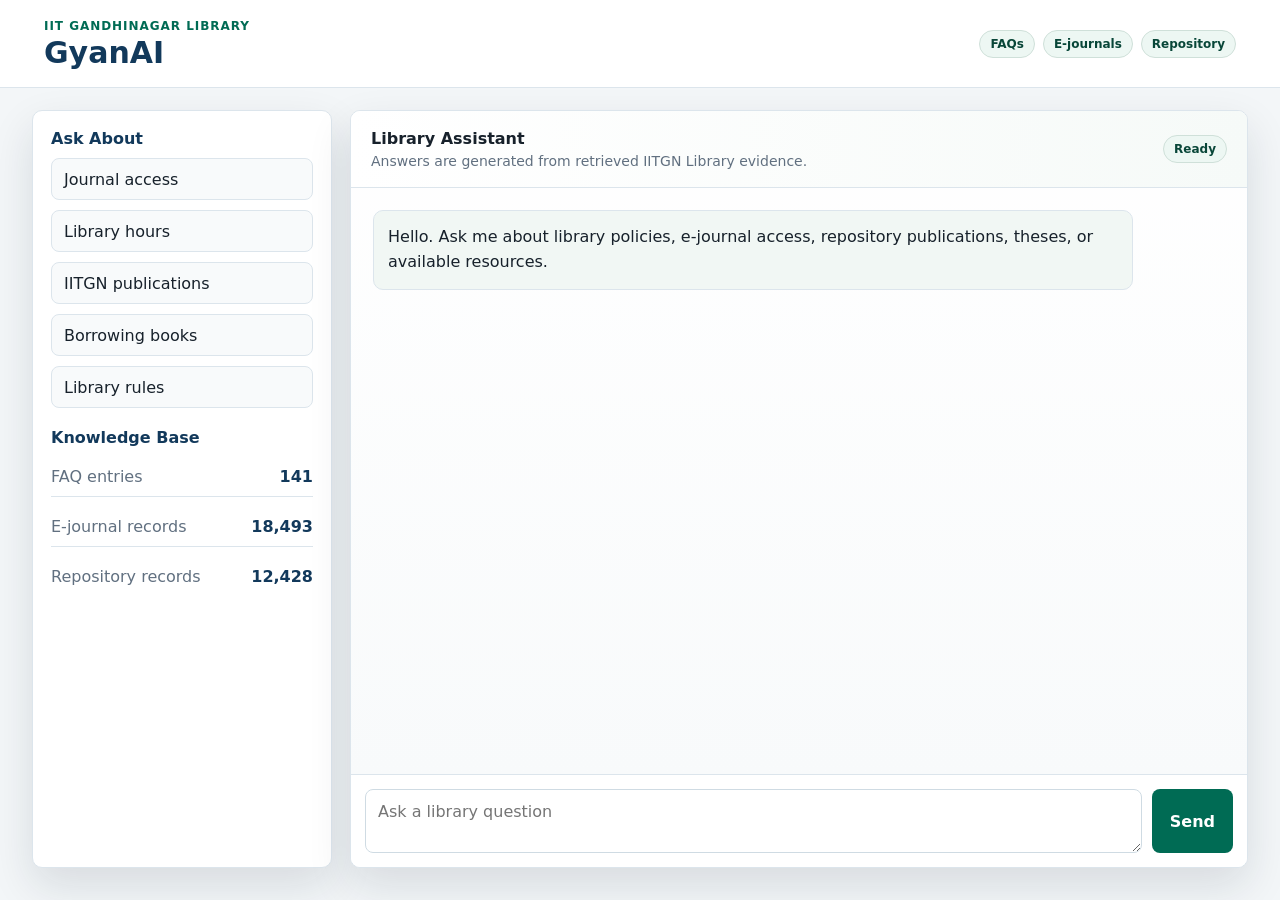
<file: static/index.html>
<!DOCTYPE html>
<html lang="en">
  <head>
    <meta charset="UTF-8" />
    <meta name="viewport" content="width=device-width, initial-scale=1.0" />
    <title>GyanAI | IITGN Library Assistant</title>
    <link rel="stylesheet" href="/static/styles.css?v=20260428-official-ui" />
  </head>
  <body>
    <main class="app-shell">
      <header class="topbar">
        <div>
          <p class="eyebrow">IIT Gandhinagar Library</p>
          <h1>GyanAI</h1>
        </div>
        <div class="status-strip" aria-label="Knowledge sources">
          <span>FAQs</span>
          <span>E-journals</span>
          <span>Repository</span>
        </div>
      </header>

      <section class="workspace">
        <aside class="side-panel" aria-label="Suggested questions">
          <div class="panel-block">
            <h2>Ask About</h2>
            <button type="button" class="prompt-chip" data-prompt="Do we have access to ACM Computing Surveys?">Journal access</button>
            <button type="button" class="prompt-chip" data-prompt="What are the library hours?">Library hours</button>
            <button type="button" class="prompt-chip" data-prompt="Find IITGN publications on explainable AI">IITGN publications</button>
            <button type="button" class="prompt-chip" data-prompt="How can I borrow books using an RFID kiosk?">Borrowing books</button>
            <button type="button" class="prompt-chip" data-prompt="Are food and beverages allowed in the Library?">Library rules</button>
          </div>

          <div class="panel-block metrics">
            <h2>Knowledge Base</h2>
            <dl>
              <div>
                <dt>FAQ entries</dt>
                <dd>141</dd>
              </div>
              <div>
                <dt>E-journal records</dt>
                <dd>18,493</dd>
              </div>
              <div>
                <dt>Repository records</dt>
                <dd>12,428</dd>
              </div>
            </dl>
          </div>
        </aside>

        <section class="chat-panel" aria-label="Chat">
          <div class="chat-header">
            <div>
              <h2>Library Assistant</h2>
              <p>Answers are generated from retrieved IITGN Library evidence.</p>
            </div>
            <span id="mode-indicator">Ready</span>
          </div>

          <div id="messages" class="messages" aria-live="polite">
            <article class="message assistant">
              <p class="message-text">Hello. Ask me about library policies, e-journal access, repository publications, theses, or available resources.</p>
            </article>
          </div>

          <form id="chat-form" class="composer">
            <label class="sr-only" for="message-input">Your question</label>
            <textarea id="message-input" rows="2" placeholder="Ask a library question"></textarea>
            <button id="send-button" type="submit">Send</button>
          </form>

          <section id="feedback-panel" class="feedback-panel hidden">
            <p>Was this answer helpful?</p>
            <div class="feedback-actions">
              <button type="button" class="feedback-button" data-helpful="true">Helpful</button>
              <button type="button" class="feedback-button secondary" data-helpful="false">Needs work</button>
            </div>
          </section>
        </section>
      </section>
    </main>

    <template id="message-template">
      <article class="message">
        <p class="message-text"></p>
        <div class="source-list hidden"></div>
        <div class="related hidden">
          <p class="related-label">Related questions</p>
          <div class="related-list"></div>
        </div>
      </article>
    </template>

    <template id="source-template">
      <a class="source-card" target="_blank" rel="noreferrer">
        <span class="source-type"></span>
        <strong class="source-title"></strong>
        <span class="source-meta"></span>
      </a>
    </template>

    <script src="/static/app.js?v=20260428-official-ui"></script>
  </body>
</html>
</file>
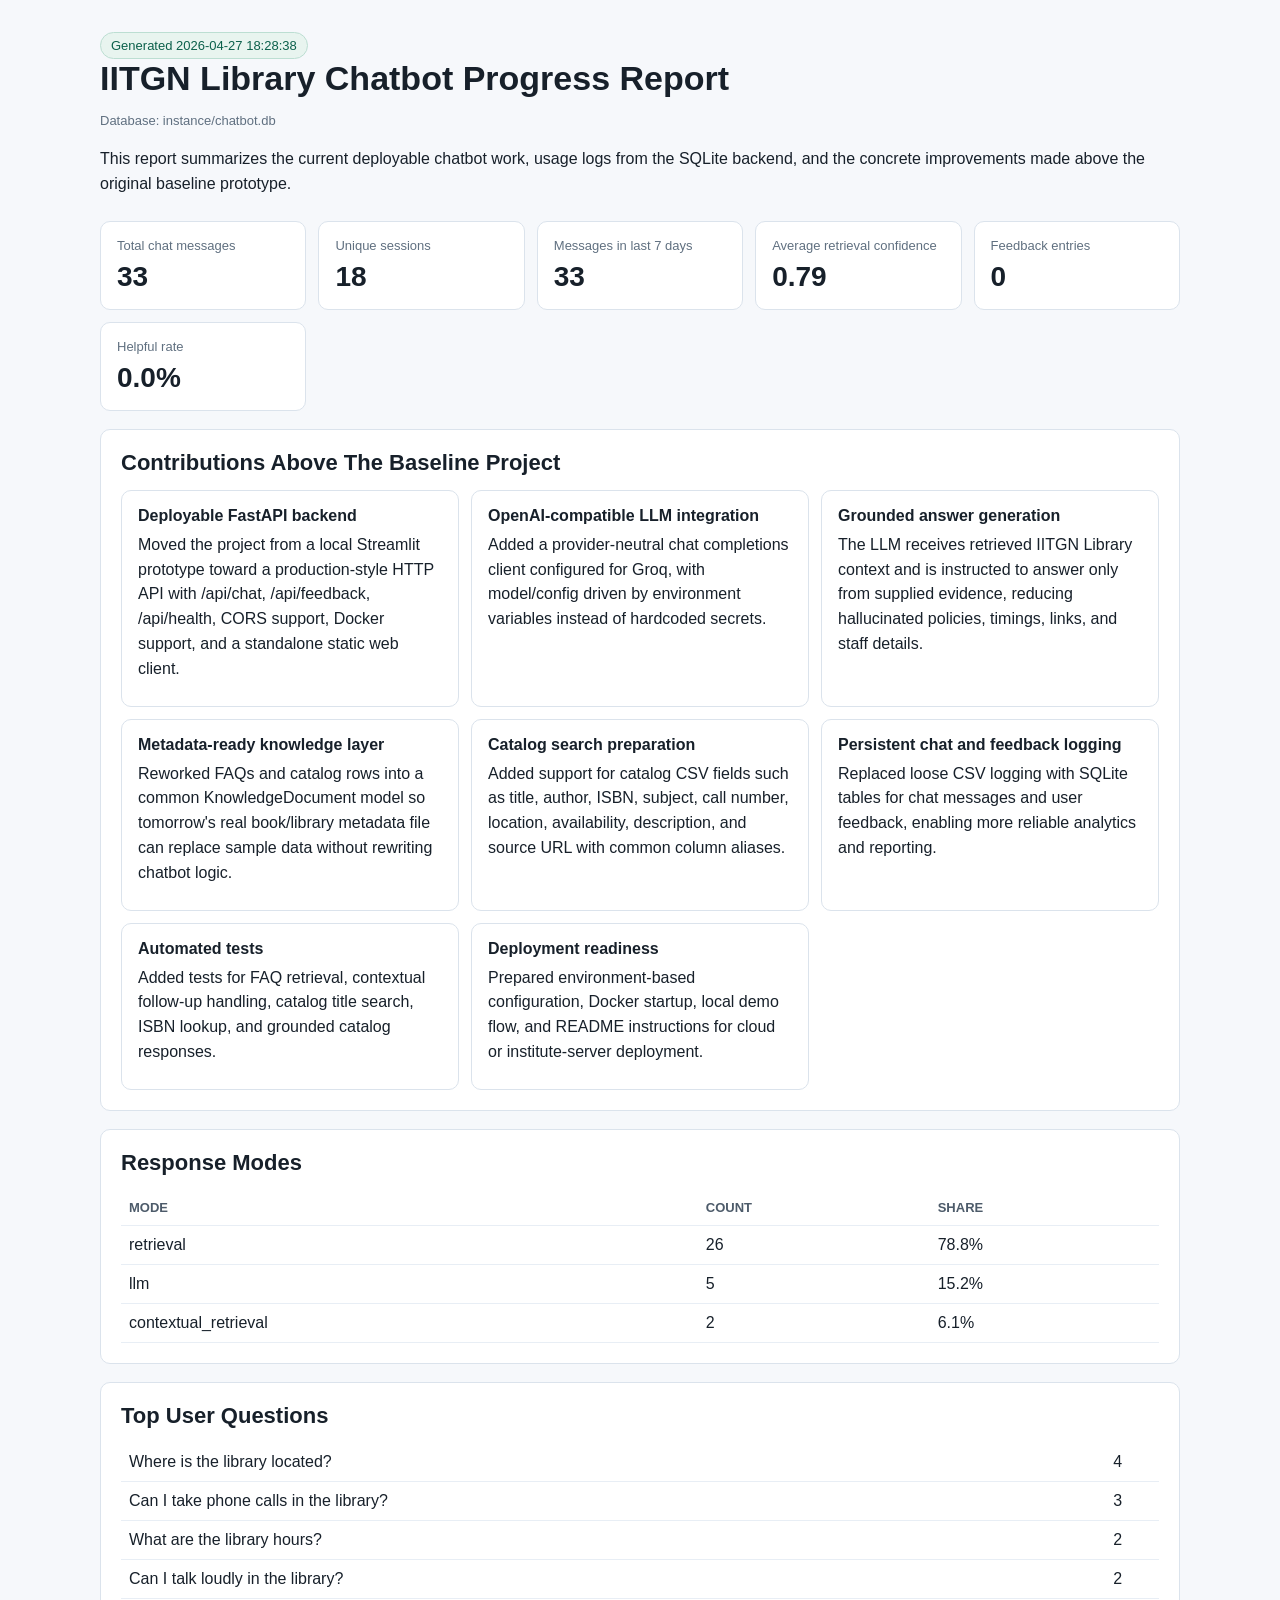
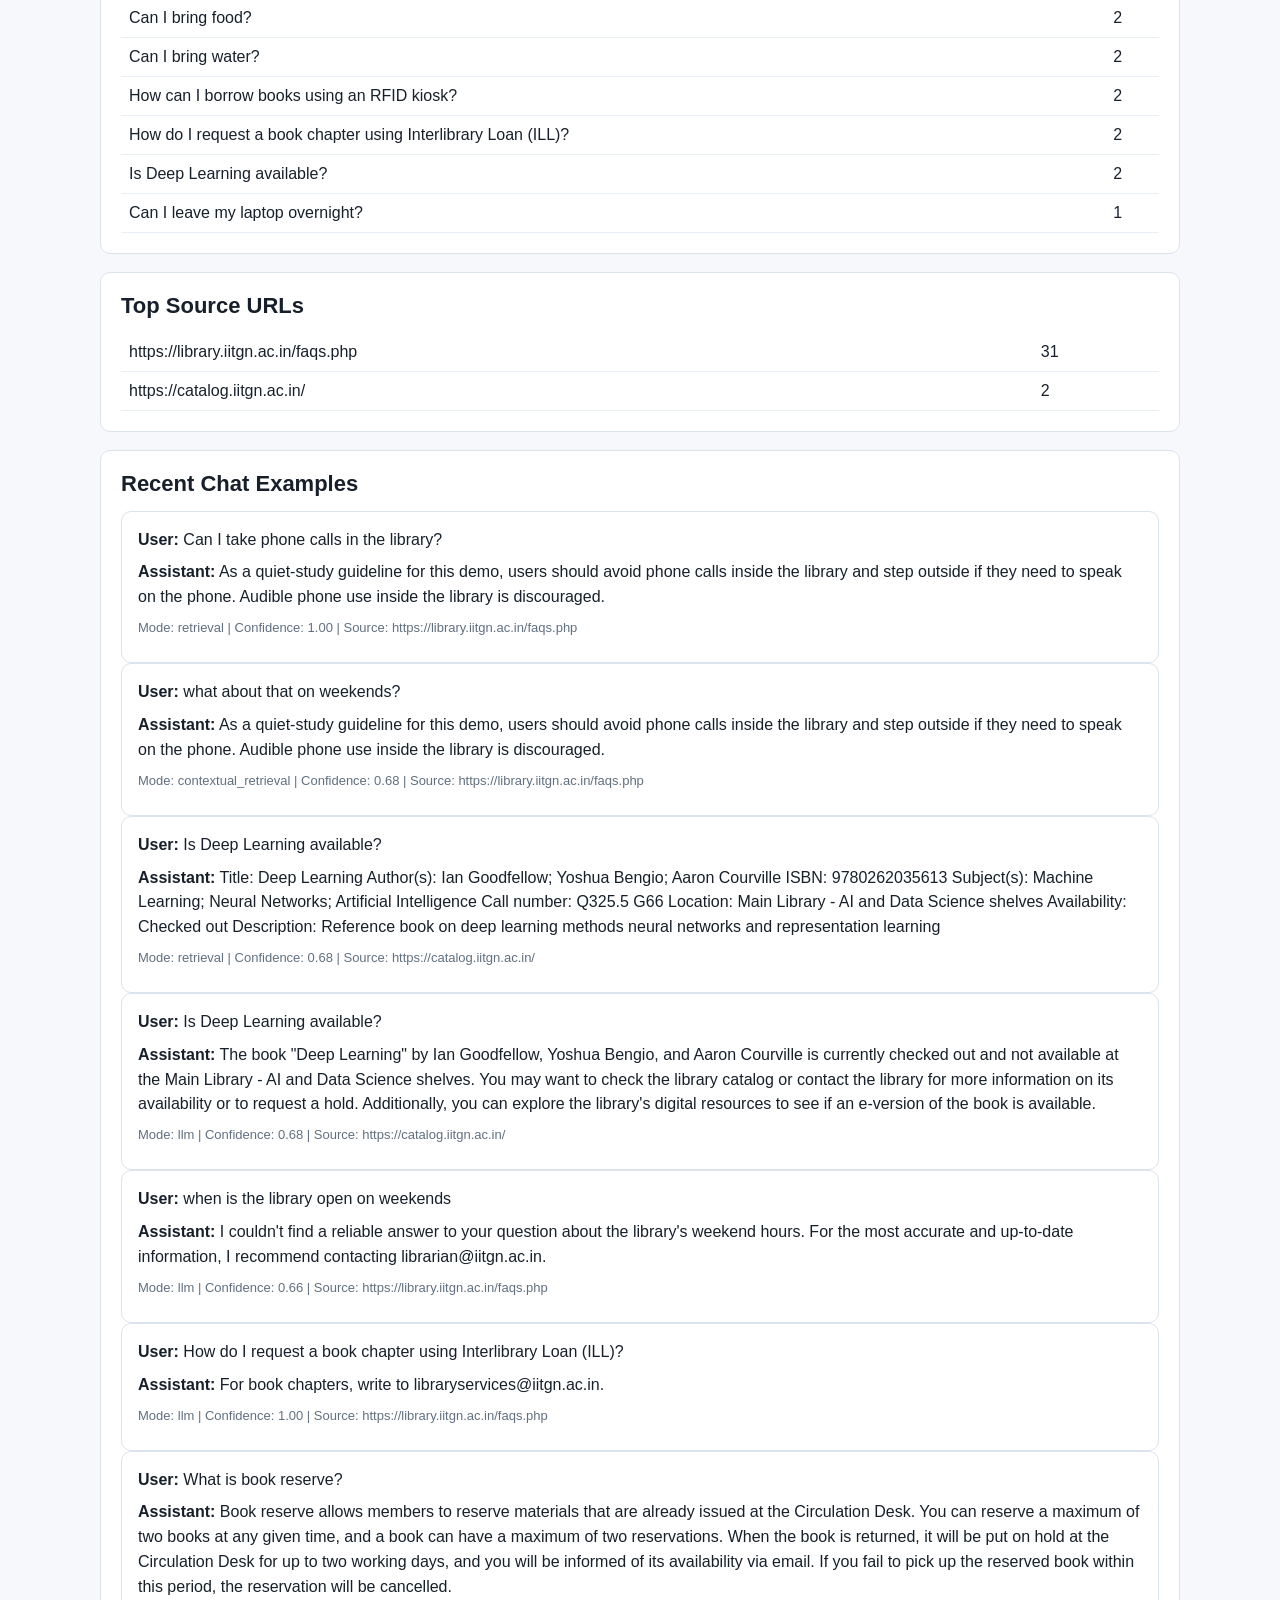
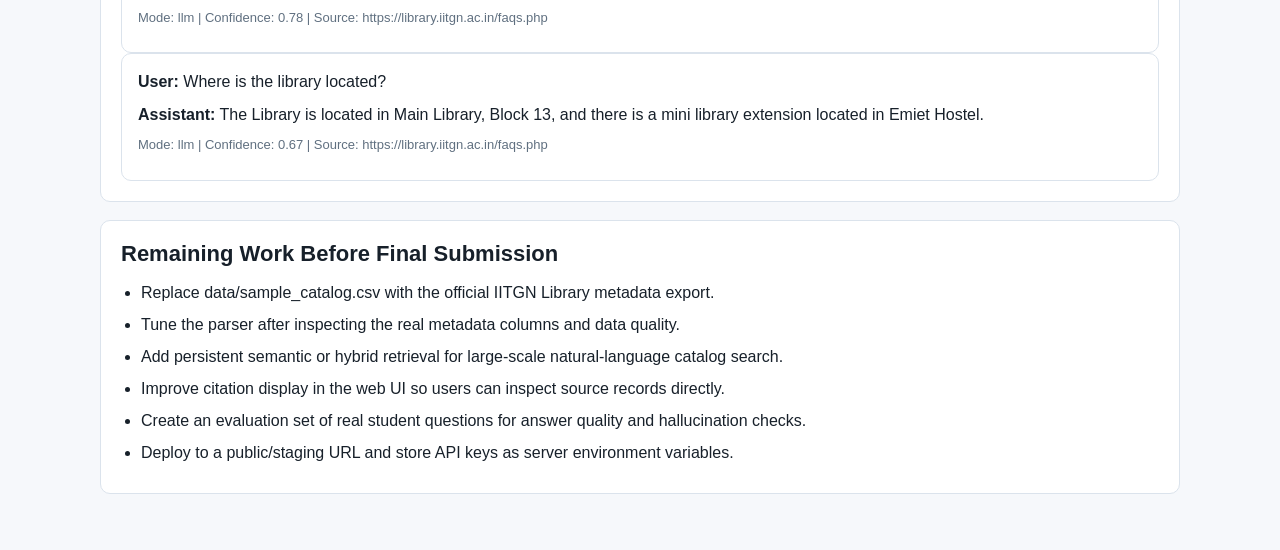
<file: Chatbot_Report.html>
<!DOCTYPE html>
<html lang="en">
<head>
  <meta charset="utf-8" />
  <meta name="viewport" content="width=device-width, initial-scale=1" />
  <title>IITGN Library Chatbot Progress Report</title>
  <style>
    body { margin: 0; font-family: Arial, Helvetica, sans-serif; background: #f6f8fb; color: #17202a; }
    main { max-width: 1080px; margin: 0 auto; padding: 32px 20px 56px; }
    header { margin-bottom: 24px; }
    h1 { margin: 0 0 8px; font-size: 34px; }
    h2 { margin: 0 0 14px; font-size: 22px; }
    h3 { margin: 0 0 8px; font-size: 16px; }
    p { line-height: 1.55; }
    section { background: white; border: 1px solid #dbe3ec; border-radius: 10px; padding: 20px; margin-top: 18px; }
    table { width: 100%; border-collapse: collapse; }
    th, td { text-align: left; border-bottom: 1px solid #e8eef5; padding: 10px 8px; vertical-align: top; }
    th { color: #4d5b6a; font-size: 13px; text-transform: uppercase; }
    ul { margin: 0; padding-left: 20px; }
    li { margin: 8px 0; line-height: 1.5; }
    .muted { color: #607080; font-size: 13px; }
    .grid { display: grid; grid-template-columns: repeat(auto-fit, minmax(180px, 1fr)); gap: 12px; background: transparent; border: 0; padding: 0; }
    .grid article, .contribution, .example { background: white; border: 1px solid #dbe3ec; border-radius: 10px; padding: 16px; }
    .grid span { display: block; color: #607080; font-size: 13px; margin-bottom: 8px; }
    .grid strong { font-size: 28px; }
    .contributions { display: grid; grid-template-columns: repeat(auto-fit, minmax(260px, 1fr)); gap: 12px; }
    .contribution p, .example p { margin: 0 0 8px; }
    .badge { display: inline-block; background: #e8f4ef; color: #0b604b; border: 1px solid #bcded2; border-radius: 999px; padding: 5px 10px; font-size: 13px; }
    @media print { body { background: white; } section, .grid article, .contribution, .example { break-inside: avoid; } }
  </style>
</head>
<body>
  <main>
    <header>
      <span class="badge">Generated 2026-04-27 18:28:38</span>
      <h1>IITGN Library Chatbot Progress Report</h1>
      <p class="muted">Database: instance/chatbot.db</p>
      <p>This report summarizes the current deployable chatbot work, usage logs from the SQLite backend, and the concrete improvements made above the original baseline prototype.</p>
    </header>

    
      <section class="grid">
        <article><span>Total chat messages</span><strong>33</strong></article>
        <article><span>Unique sessions</span><strong>18</strong></article>
        <article><span>Messages in last 7 days</span><strong>33</strong></article>
        <article><span>Average retrieval confidence</span><strong>0.79</strong></article>
        <article><span>Feedback entries</span><strong>0</strong></article>
        <article><span>Helpful rate</span><strong>0.0%</strong></article>
      </section>
    
    
      <section>
        <h2>Contributions Above The Baseline Project</h2>
        <div class="contributions">
        <article class="contribution">
          <h3>Deployable FastAPI backend</h3>
          <p>Moved the project from a local Streamlit prototype toward a production-style HTTP API with /api/chat, /api/feedback, /api/health, CORS support, Docker support, and a standalone static web client.</p>
        </article>
        

        <article class="contribution">
          <h3>OpenAI-compatible LLM integration</h3>
          <p>Added a provider-neutral chat completions client configured for Groq, with model/config driven by environment variables instead of hardcoded secrets.</p>
        </article>
        

        <article class="contribution">
          <h3>Grounded answer generation</h3>
          <p>The LLM receives retrieved IITGN Library context and is instructed to answer only from supplied evidence, reducing hallucinated policies, timings, links, and staff details.</p>
        </article>
        

        <article class="contribution">
          <h3>Metadata-ready knowledge layer</h3>
          <p>Reworked FAQs and catalog rows into a common KnowledgeDocument model so tomorrow&#x27;s real book/library metadata file can replace sample data without rewriting chatbot logic.</p>
        </article>
        

        <article class="contribution">
          <h3>Catalog search preparation</h3>
          <p>Added support for catalog CSV fields such as title, author, ISBN, subject, call number, location, availability, description, and source URL with common column aliases.</p>
        </article>
        

        <article class="contribution">
          <h3>Persistent chat and feedback logging</h3>
          <p>Replaced loose CSV logging with SQLite tables for chat messages and user feedback, enabling more reliable analytics and reporting.</p>
        </article>
        

        <article class="contribution">
          <h3>Automated tests</h3>
          <p>Added tests for FAQ retrieval, contextual follow-up handling, catalog title search, ISBN lookup, and grounded catalog responses.</p>
        </article>
        

        <article class="contribution">
          <h3>Deployment readiness</h3>
          <p>Prepared environment-based configuration, Docker startup, local demo flow, and README instructions for cloud or institute-server deployment.</p>
        </article>
        </div>
      </section>
    
    
      <section>
        <h2>Response Modes</h2>
        <table>
          <thead><tr><th>Mode</th><th>Count</th><th>Share</th></tr></thead>
          <tbody><tr><td>retrieval</td><td>26</td><td>78.8%</td></tr>
<tr><td>llm</td><td>5</td><td>15.2%</td></tr>
<tr><td>contextual_retrieval</td><td>2</td><td>6.1%</td></tr></tbody>
        </table>
      </section>
    
    
      <section>
        <h2>Top User Questions</h2>
        <table>
          <tbody><tr><td>Where is the library located?</td><td>4</td></tr>
<tr><td>Can I take phone calls in the library?</td><td>3</td></tr>
<tr><td>What are the library hours?</td><td>2</td></tr>
<tr><td>Can I talk loudly in the library?</td><td>2</td></tr>
<tr><td>Can I bring food?</td><td>2</td></tr>
<tr><td>Can I bring water?</td><td>2</td></tr>
<tr><td>How can I borrow books using an RFID kiosk?</td><td>2</td></tr>
<tr><td>How do I request a book chapter using Interlibrary Loan (ILL)?</td><td>2</td></tr>
<tr><td>Is Deep Learning available?</td><td>2</td></tr>
<tr><td>Can I leave my laptop overnight?</td><td>1</td></tr></tbody>
        </table>
      </section>
    
    
      <section>
        <h2>Top Source URLs</h2>
        <table>
          <tbody><tr><td>https://library.iitgn.ac.in/faqs.php</td><td>31</td></tr>
<tr><td>https://catalog.iitgn.ac.in/</td><td>2</td></tr></tbody>
        </table>
      </section>
    
    
      <section>
        <h2>Recent Chat Examples</h2>
        
        <article class="example">
          <p><b>User:</b> Can I take phone calls in the library?</p>
          <p><b>Assistant:</b> As a quiet-study guideline for this demo, users should avoid phone calls inside the library and step outside if they need to speak on the phone. Audible phone use inside the library is discouraged.</p>
          <p class="muted">Mode: retrieval | Confidence: 1.00 | Source: https://library.iitgn.ac.in/faqs.php</p>
        </article>
        

        <article class="example">
          <p><b>User:</b> what about that on weekends?</p>
          <p><b>Assistant:</b> As a quiet-study guideline for this demo, users should avoid phone calls inside the library and step outside if they need to speak on the phone. Audible phone use inside the library is discouraged.</p>
          <p class="muted">Mode: contextual_retrieval | Confidence: 0.68 | Source: https://library.iitgn.ac.in/faqs.php</p>
        </article>
        

        <article class="example">
          <p><b>User:</b> Is Deep Learning available?</p>
          <p><b>Assistant:</b> Title: Deep Learning
Author(s): Ian Goodfellow; Yoshua Bengio; Aaron Courville
ISBN: 9780262035613
Subject(s): Machine Learning; Neural Networks; Artificial Intelligence
Call number: Q325.5 G66
Location: Main Library - AI and Data Science shelves
Availability: Checked out
Description: Reference book on deep learning methods neural networks and representation learning</p>
          <p class="muted">Mode: retrieval | Confidence: 0.68 | Source: https://catalog.iitgn.ac.in/</p>
        </article>
        

        <article class="example">
          <p><b>User:</b> Is Deep Learning available?</p>
          <p><b>Assistant:</b> The book &quot;Deep Learning&quot; by Ian Goodfellow, Yoshua Bengio, and Aaron Courville is currently checked out and not available at the Main Library - AI and Data Science shelves. You may want to check the library catalog or contact the library for more information on its availability or to request a hold. Additionally, you can explore the library&#x27;s digital resources to see if an e-version of the book is available.</p>
          <p class="muted">Mode: llm | Confidence: 0.68 | Source: https://catalog.iitgn.ac.in/</p>
        </article>
        

        <article class="example">
          <p><b>User:</b> when is the library open on weekends</p>
          <p><b>Assistant:</b> I couldn&#x27;t find a reliable answer to your question about the library&#x27;s weekend hours. For the most accurate and up-to-date information, I recommend contacting librarian@iitgn.ac.in.</p>
          <p class="muted">Mode: llm | Confidence: 0.66 | Source: https://library.iitgn.ac.in/faqs.php</p>
        </article>
        

        <article class="example">
          <p><b>User:</b> How do I request a book chapter using Interlibrary Loan (ILL)?</p>
          <p><b>Assistant:</b> For book chapters, write to libraryservices@iitgn.ac.in.</p>
          <p class="muted">Mode: llm | Confidence: 1.00 | Source: https://library.iitgn.ac.in/faqs.php</p>
        </article>
        

        <article class="example">
          <p><b>User:</b> What is book reserve?</p>
          <p><b>Assistant:</b> Book reserve allows members to reserve materials that are already issued at the Circulation Desk. You can reserve a maximum of two books at any given time, and a book can have a maximum of two reservations. When the book is returned, it will be put on hold at the Circulation Desk for up to two working days, and you will be informed of its availability via email. If you fail to pick up the reserved book within this period, the reservation will be cancelled.</p>
          <p class="muted">Mode: llm | Confidence: 0.78 | Source: https://library.iitgn.ac.in/faqs.php</p>
        </article>
        

        <article class="example">
          <p><b>User:</b> Where is the library located?</p>
          <p><b>Assistant:</b> The Library is located in Main Library, Block 13, and there is a mini library extension located in Emiet Hostel.</p>
          <p class="muted">Mode: llm | Confidence: 0.67 | Source: https://library.iitgn.ac.in/faqs.php</p>
        </article>
        
      </section>
    
    
      <section>
        <h2>Remaining Work Before Final Submission</h2>
        <ul><li>Replace data/sample_catalog.csv with the official IITGN Library metadata export.</li>
<li>Tune the parser after inspecting the real metadata columns and data quality.</li>
<li>Add persistent semantic or hybrid retrieval for large-scale natural-language catalog search.</li>
<li>Improve citation display in the web UI so users can inspect source records directly.</li>
<li>Create an evaluation set of real student questions for answer quality and hallucination checks.</li>
<li>Deploy to a public/staging URL and store API keys as server environment variables.</li></ul>
      </section>
    
  </main>
</body>
</html>
</file>
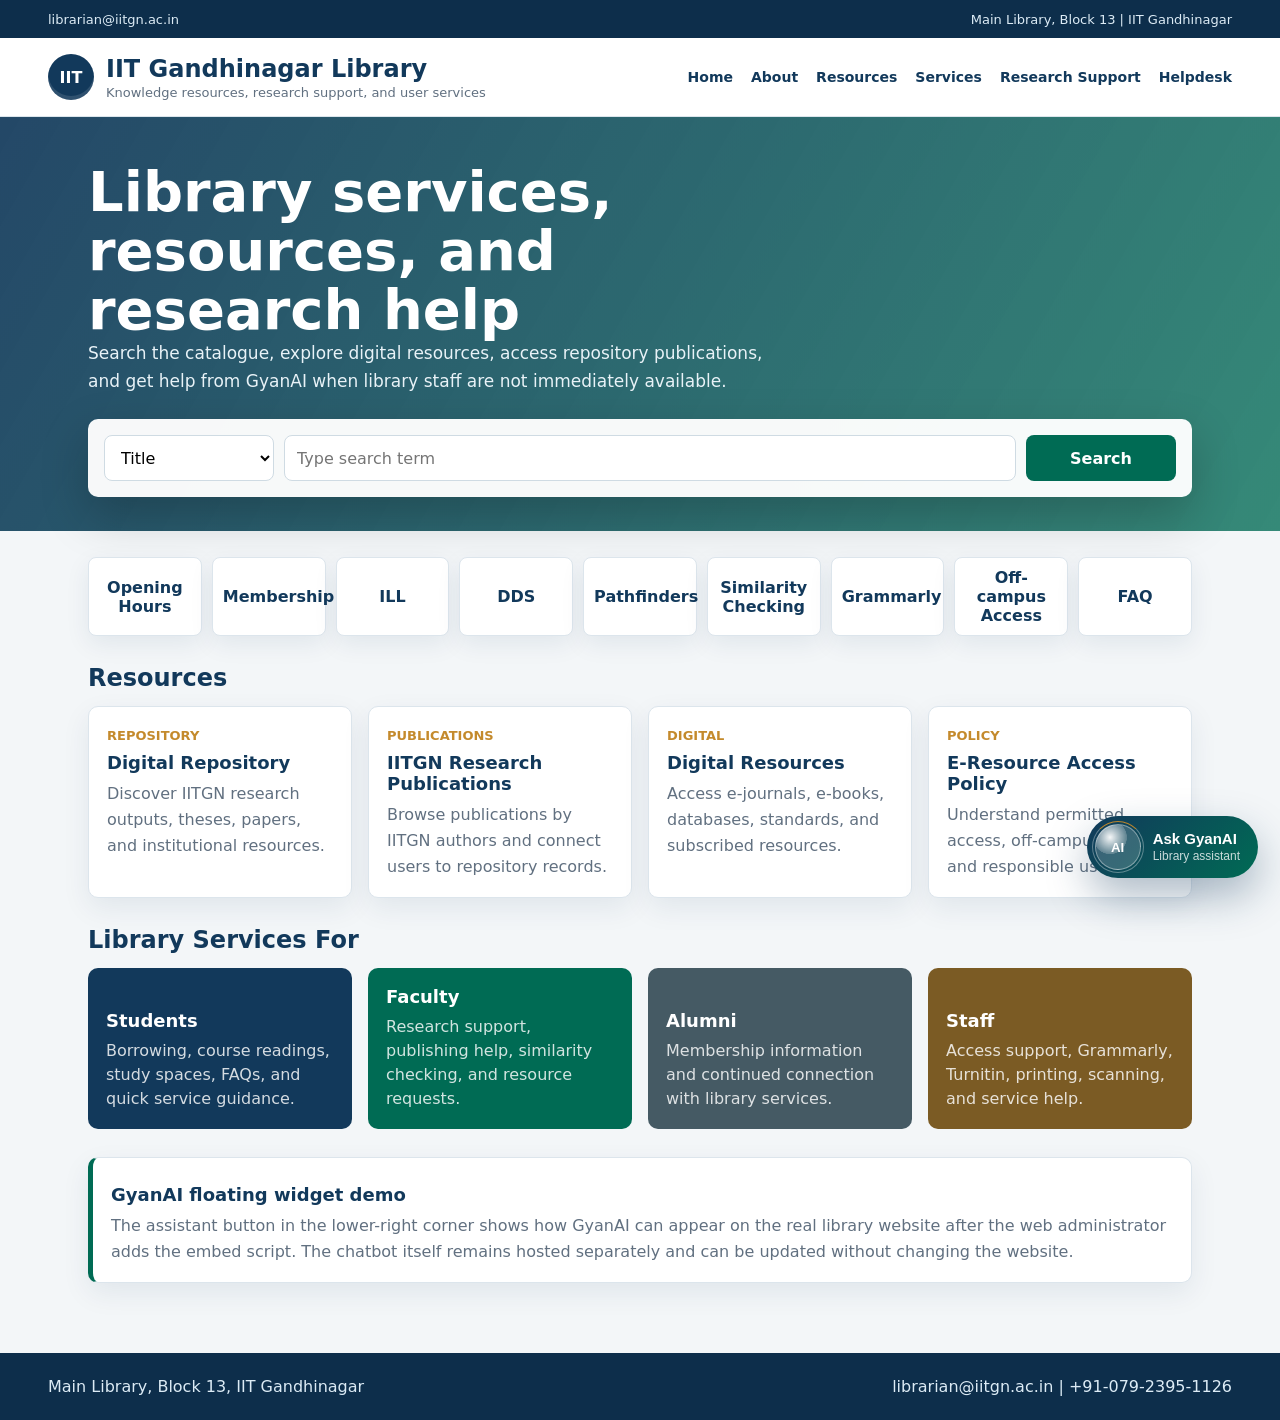
<file: static/widget-demo.html>
<!DOCTYPE html>
<html lang="en">
  <head>
    <meta charset="UTF-8" />
    <meta name="viewport" content="width=device-width, initial-scale=1.0" />
    <title>IITGN Library | GyanAI Widget Demo</title>
    <style>
      :root {
        --blue: #12395b;
        --blue-dark: #0d2e4b;
        --green: #006b54;
        --gold: #c48a2c;
        --page: #f3f6f8;
        --surface: #ffffff;
        --line: #dce5ec;
        --ink: #17212b;
        --muted: #617080;
      }

      * {
        box-sizing: border-box;
      }

      body {
        margin: 0;
        font-family: Inter, ui-sans-serif, system-ui, -apple-system, BlinkMacSystemFont, "Segoe UI", sans-serif;
        background: var(--page);
        color: var(--ink);
      }

      a {
        color: inherit;
        text-decoration: none;
      }

      .utility {
        min-height: 38px;
        padding: 8px clamp(18px, 4vw, 48px);
        background: var(--blue-dark);
        color: #dcebf5;
        display: flex;
        justify-content: space-between;
        align-items: center;
        gap: 18px;
        font-size: 13px;
      }

      .utility span {
        white-space: nowrap;
      }

      .navbar {
        padding: 16px clamp(18px, 4vw, 48px);
        background: var(--surface);
        border-bottom: 1px solid var(--line);
        display: flex;
        align-items: center;
        justify-content: space-between;
        gap: 22px;
        position: sticky;
        top: 0;
        z-index: 20;
      }

      .brand {
        display: flex;
        align-items: center;
        gap: 12px;
      }

      .brand-mark {
        width: 46px;
        height: 46px;
        border-radius: 50%;
        background: var(--blue);
        color: white;
        display: grid;
        place-items: center;
        font-weight: 900;
        box-shadow: inset 0 -4px 0 rgba(255, 255, 255, 0.12);
      }

      .brand h1 {
        margin: 0;
        color: var(--blue);
        font-size: 24px;
        letter-spacing: 0;
      }

      .brand p {
        margin: 2px 0 0;
        color: var(--muted);
        font-size: 13px;
      }

      .navlinks {
        display: flex;
        align-items: center;
        gap: 18px;
        color: var(--blue);
        font-weight: 800;
        font-size: 14px;
      }

      .hero {
        background:
          linear-gradient(120deg, rgba(18, 57, 91, 0.92), rgba(0, 107, 84, 0.78)),
          url("https://library.iitgn.ac.in/assets/images/banner/library.jpg");
        background-size: cover;
        background-position: center;
        color: white;
      }

      .hero-inner {
        width: min(1180px, 100%);
        margin: 0 auto;
        padding: 46px clamp(18px, 4vw, 38px) 34px;
        display: grid;
        gap: 24px;
      }

      .hero h2 {
        margin: 0;
        max-width: 760px;
        font-size: clamp(32px, 5vw, 56px);
        line-height: 1.05;
        letter-spacing: 0;
      }

      .hero p {
        margin: 0;
        max-width: 680px;
        color: #e8f2f7;
        font-size: 17px;
        line-height: 1.65;
      }

      .catalog-search {
        border-radius: 10px;
        background: rgba(255, 255, 255, 0.96);
        color: var(--ink);
        padding: 16px;
        display: grid;
        grid-template-columns: 170px minmax(0, 1fr) 150px;
        gap: 10px;
        box-shadow: 0 18px 48px rgba(0, 0, 0, 0.22);
      }

      .catalog-search select,
      .catalog-search input,
      .catalog-search button {
        min-height: 46px;
        border-radius: 8px;
        font: inherit;
      }

      .catalog-search select,
      .catalog-search input {
        border: 1px solid #cfdbe3;
        padding: 0 12px;
        background: white;
      }

      .catalog-search button {
        border: 0;
        background: var(--green);
        color: white;
        font-weight: 900;
      }

      main {
        width: min(1180px, 100%);
        margin: 0 auto;
        padding: 26px clamp(16px, 4vw, 38px) 70px;
        display: grid;
        gap: 28px;
      }

      .quicklinks {
        display: grid;
        grid-template-columns: repeat(9, minmax(90px, 1fr));
        gap: 10px;
      }

      .quicklink {
        min-height: 76px;
        border: 1px solid var(--line);
        border-radius: 8px;
        background: var(--surface);
        color: var(--blue);
        display: grid;
        place-items: center;
        text-align: center;
        padding: 10px;
        font-weight: 800;
        box-shadow: 0 8px 24px rgba(18, 57, 91, 0.08);
      }

      .section-title {
        margin: 0 0 14px;
        color: var(--blue);
        font-size: 24px;
      }

      .resource-grid {
        display: grid;
        grid-template-columns: repeat(4, minmax(0, 1fr));
        gap: 16px;
      }

      .resource-card,
      .notice-card {
        border: 1px solid var(--line);
        border-radius: 10px;
        background: var(--surface);
        padding: 18px;
        box-shadow: 0 10px 28px rgba(18, 57, 91, 0.08);
      }

      .resource-card span {
        color: var(--gold);
        font-size: 13px;
        font-weight: 900;
        text-transform: uppercase;
      }

      .resource-card h3,
      .notice-card h3 {
        margin: 8px 0;
        color: var(--blue);
        font-size: 18px;
      }

      .resource-card p,
      .notice-card p {
        margin: 0;
        color: var(--muted);
        line-height: 1.6;
      }

      .services {
        display: grid;
        grid-template-columns: repeat(4, minmax(0, 1fr));
        gap: 16px;
      }

      .service-card {
        min-height: 150px;
        border-radius: 10px;
        padding: 18px;
        background: var(--blue);
        color: white;
        display: grid;
        align-content: end;
      }

      .service-card:nth-child(2) {
        background: var(--green);
      }

      .service-card:nth-child(3) {
        background: #455a64;
      }

      .service-card:nth-child(4) {
        background: #7b5b24;
      }

      .service-card strong {
        font-size: 18px;
      }

      .service-card p {
        margin: 8px 0 0;
        color: rgba(255, 255, 255, 0.82);
        line-height: 1.5;
      }

      .demo-note {
        border-left: 5px solid var(--green);
      }

      footer {
        padding: 24px clamp(18px, 4vw, 48px);
        background: var(--blue-dark);
        color: #dcebf5;
        display: flex;
        justify-content: space-between;
        gap: 18px;
        flex-wrap: wrap;
      }

      @media (max-width: 960px) {
        .catalog-search,
        .resource-grid,
        .services {
          grid-template-columns: 1fr 1fr;
        }

        .quicklinks {
          grid-template-columns: repeat(3, 1fr);
        }

        .navlinks {
          display: none;
        }
      }

      @media (max-width: 620px) {
        .utility,
        .navbar {
          align-items: flex-start;
          flex-direction: column;
        }

        .catalog-search,
        .resource-grid,
        .services,
        .quicklinks {
          grid-template-columns: 1fr;
        }
      }
    </style>
  </head>
  <body>
    <div class="utility">
      <span>librarian@iitgn.ac.in</span>
      <span>Main Library, Block 13 | IIT Gandhinagar</span>
    </div>

    <header class="navbar">
      <a class="brand" href="#">
        <span class="brand-mark">IIT</span>
        <span>
          <h1>IIT Gandhinagar Library</h1>
          <p>Knowledge resources, research support, and user services</p>
        </span>
      </a>
      <nav class="navlinks" aria-label="Primary">
        <a>Home</a>
        <a>About</a>
        <a>Resources</a>
        <a>Services</a>
        <a>Research Support</a>
        <a>Helpdesk</a>
      </nav>
    </header>

    <section class="hero">
      <div class="hero-inner">
        <div>
          <h2>Library services, resources, and research help</h2>
          <p>
            Search the catalogue, explore digital resources, access repository publications,
            and get help from GyanAI when library staff are not immediately available.
          </p>
        </div>
        <form class="catalog-search">
          <select aria-label="Search field">
            <option>Title</option>
            <option>Author</option>
            <option>Subject</option>
            <option>ISBN</option>
            <option>Call number</option>
          </select>
          <input aria-label="Catalogue query" placeholder="Type search term" />
          <button type="button">Search</button>
        </form>
      </div>
    </section>

    <main>
      <section class="quicklinks" aria-label="Quick links">
        <a class="quicklink">Opening Hours</a>
        <a class="quicklink">Membership</a>
        <a class="quicklink">ILL</a>
        <a class="quicklink">DDS</a>
        <a class="quicklink">Pathfinders</a>
        <a class="quicklink">Similarity Checking</a>
        <a class="quicklink">Grammarly</a>
        <a class="quicklink">Off-campus Access</a>
        <a class="quicklink">FAQ</a>
      </section>

      <section>
        <h2 class="section-title">Resources</h2>
        <div class="resource-grid">
          <article class="resource-card">
            <span>Repository</span>
            <h3>Digital Repository</h3>
            <p>Discover IITGN research outputs, theses, papers, and institutional resources.</p>
          </article>
          <article class="resource-card">
            <span>Publications</span>
            <h3>IITGN Research Publications</h3>
            <p>Browse publications by IITGN authors and connect users to repository records.</p>
          </article>
          <article class="resource-card">
            <span>Digital</span>
            <h3>Digital Resources</h3>
            <p>Access e-journals, e-books, databases, standards, and subscribed resources.</p>
          </article>
          <article class="resource-card">
            <span>Policy</span>
            <h3>E-Resource Access Policy</h3>
            <p>Understand permitted access, off-campus options, and responsible use rules.</p>
          </article>
        </div>
      </section>

      <section>
        <h2 class="section-title">Library Services For</h2>
        <div class="services">
          <article class="service-card">
            <strong>Students</strong>
            <p>Borrowing, course readings, study spaces, FAQs, and quick service guidance.</p>
          </article>
          <article class="service-card">
            <strong>Faculty</strong>
            <p>Research support, publishing help, similarity checking, and resource requests.</p>
          </article>
          <article class="service-card">
            <strong>Alumni</strong>
            <p>Membership information and continued connection with library services.</p>
          </article>
          <article class="service-card">
            <strong>Staff</strong>
            <p>Access support, Grammarly, Turnitin, printing, scanning, and service help.</p>
          </article>
        </div>
      </section>

      <section class="notice-card demo-note">
        <h3>GyanAI floating widget demo</h3>
        <p>
          The assistant button in the lower-right corner shows how GyanAI can appear on the
          real library website after the web administrator adds the embed script. The chatbot
          itself remains hosted separately and can be updated without changing the website.
        </p>
      </section>
    </main>

    <footer>
      <span>Main Library, Block 13, IIT Gandhinagar</span>
      <span>librarian@iitgn.ac.in | +91-079-2395-1126</span>
    </footer>

    <script src="/static/widget.js" data-chat-url="/"></script>
  </body>
</html>
</file>
<file: static/styles.css>
:root {
  --page: #f3f6f8;
  --surface: #ffffff;
  --surface-soft: #f8fafb;
  --ink: #17212b;
  --muted: #617080;
  --line: #dce5ec;
  --green: #006b54;
  --green-dark: #084638;
  --blue: #12395b;
  --gold: #b7791f;
  --assistant: #f1f7f4;
  --user: #12395b;
  --shadow: 0 18px 44px rgba(20, 35, 48, 0.12);
}

* {
  box-sizing: border-box;
}

body {
  margin: 0;
  min-height: 100vh;
  font-family: Inter, ui-sans-serif, system-ui, -apple-system, BlinkMacSystemFont, "Segoe UI", sans-serif;
  background: var(--page);
  color: var(--ink);
}

button,
textarea {
  font: inherit;
}

button {
  cursor: pointer;
}

.app-shell {
  min-height: 100vh;
  display: grid;
  grid-template-rows: auto 1fr;
}

.topbar {
  min-height: 88px;
  padding: 18px clamp(18px, 4vw, 44px);
  background: var(--surface);
  border-bottom: 1px solid var(--line);
  display: flex;
  justify-content: space-between;
  align-items: center;
  gap: 18px;
}

.eyebrow {
  margin: 0 0 4px;
  color: var(--green);
  font-size: 12px;
  font-weight: 800;
  letter-spacing: 0.08em;
  text-transform: uppercase;
}

h1,
h2 {
  margin: 0;
  letter-spacing: 0;
}

h1 {
  font-size: 30px;
  line-height: 1.05;
  color: var(--blue);
}

h2 {
  font-size: 16px;
}

.status-strip {
  display: flex;
  flex-wrap: wrap;
  justify-content: flex-end;
  gap: 8px;
}

.status-strip span,
#mode-indicator,
.source-type {
  border: 1px solid #cfe0d9;
  background: #edf7f3;
  color: var(--green-dark);
  border-radius: 999px;
  padding: 6px 10px;
  font-size: 12px;
  font-weight: 700;
  white-space: nowrap;
}

.workspace {
  width: min(1280px, 100%);
  margin: 0 auto;
  padding: 22px clamp(14px, 3vw, 32px) 32px;
  display: grid;
  grid-template-columns: 300px minmax(0, 1fr);
  gap: 18px;
}

.side-panel,
.chat-panel {
  background: var(--surface);
  border: 1px solid var(--line);
  box-shadow: var(--shadow);
}

.side-panel {
  border-radius: 10px;
  padding: 18px;
  display: grid;
  align-content: start;
  gap: 20px;
}

.panel-block {
  display: grid;
  gap: 10px;
}

.panel-block h2 {
  color: var(--blue);
}

.prompt-chip {
  width: 100%;
  min-height: 42px;
  text-align: left;
  border: 1px solid var(--line);
  border-radius: 8px;
  background: var(--surface-soft);
  color: var(--ink);
  padding: 10px 12px;
  transition: border-color 160ms ease, background 160ms ease, transform 160ms ease;
}

.prompt-chip:hover {
  border-color: #9fc8bb;
  background: #eef8f4;
  transform: translateY(-1px);
}

.metrics dl {
  margin: 0;
  display: grid;
  gap: 10px;
}

.metrics div {
  display: flex;
  justify-content: space-between;
  gap: 12px;
  padding: 10px 0;
  border-bottom: 1px solid var(--line);
}

.metrics div:last-child {
  border-bottom: 0;
}

.metrics dt {
  color: var(--muted);
}

.metrics dd {
  margin: 0;
  font-weight: 800;
  color: var(--blue);
}

.chat-panel {
  min-height: calc(100vh - 142px);
  border-radius: 10px;
  overflow: hidden;
  display: grid;
  grid-template-rows: auto minmax(0, 1fr) auto auto;
}

.chat-header {
  padding: 18px 20px;
  border-bottom: 1px solid var(--line);
  background: linear-gradient(90deg, #ffffff 0%, #f6faf8 100%);
  display: flex;
  justify-content: space-between;
  align-items: center;
  gap: 12px;
}

.chat-header p {
  margin: 5px 0 0;
  color: var(--muted);
  font-size: 14px;
}

.messages {
  padding: 22px;
  display: grid;
  align-content: start;
  gap: 14px;
  overflow-y: auto;
  background:
    linear-gradient(180deg, rgba(255, 255, 255, 0.88), rgba(248, 250, 251, 0.9)),
    var(--surface-soft);
}

.message {
  width: min(760px, 92%);
  border: 1px solid var(--line);
  border-radius: 10px;
  padding: 14px;
  line-height: 1.55;
  animation: rise 160ms ease;
}

.message.assistant {
  justify-self: start;
  background: var(--assistant);
}

.message.user {
  justify-self: end;
  background: var(--user);
  color: white;
  border-color: var(--user);
}

.message.loading {
  color: var(--muted);
}

.message-text {
  margin: 0;
  white-space: pre-wrap;
}

.source-list {
  margin-top: 12px;
  display: grid;
  gap: 8px;
}

.source-card {
  display: grid;
  gap: 5px;
  padding: 10px;
  border-radius: 8px;
  border: 1px solid #cad9e2;
  background: white;
  color: inherit;
  text-decoration: none;
}

.source-card:hover {
  border-color: var(--green);
}

.source-title {
  color: var(--blue);
  font-size: 14px;
}

.source-meta {
  color: var(--muted);
  font-size: 12px;
}

.related {
  margin-top: 12px;
  padding-top: 12px;
  border-top: 1px solid var(--line);
}

.related-label {
  margin: 0 0 8px;
  color: var(--muted);
  font-size: 13px;
  font-weight: 700;
}

.related-list {
  display: flex;
  flex-wrap: wrap;
  gap: 8px;
}

.related-button {
  border: 1px solid var(--line);
  border-radius: 999px;
  background: white;
  padding: 7px 10px;
  color: var(--blue);
}

.composer {
  padding: 14px;
  border-top: 1px solid var(--line);
  background: var(--surface);
  display: grid;
  grid-template-columns: minmax(0, 1fr) auto;
  gap: 10px;
}

#message-input {
  width: 100%;
  min-height: 48px;
  max-height: 160px;
  resize: vertical;
  border: 1px solid #cfdbe3;
  border-radius: 8px;
  padding: 12px;
  color: var(--ink);
}

#message-input:focus {
  outline: 3px solid rgba(0, 107, 84, 0.14);
  border-color: var(--green);
}

#send-button,
.feedback-button {
  border: 0;
  border-radius: 8px;
  background: var(--green);
  color: white;
  font-weight: 800;
  padding: 0 18px;
}

#send-button:disabled {
  opacity: 0.58;
  cursor: wait;
}

.feedback-panel {
  padding: 12px 14px;
  border-top: 1px solid var(--line);
  background: #fbfcfd;
  display: flex;
  justify-content: space-between;
  align-items: center;
  gap: 12px;
}

.feedback-panel p {
  margin: 0;
  color: var(--muted);
}

.feedback-actions {
  display: flex;
  gap: 8px;
}

.feedback-button {
  min-height: 36px;
}

.feedback-button.secondary {
  background: #ebf0f4;
  color: var(--blue);
}

.hidden {
  display: none;
}

.sr-only {
  position: absolute;
  width: 1px;
  height: 1px;
  padding: 0;
  margin: -1px;
  overflow: hidden;
  clip: rect(0, 0, 0, 0);
  border: 0;
}

@keyframes rise {
  from {
    opacity: 0;
    transform: translateY(3px);
  }
  to {
    opacity: 1;
    transform: translateY(0);
  }
}

@media (max-width: 860px) {
  .topbar {
    align-items: flex-start;
    flex-direction: column;
  }

  .workspace {
    grid-template-columns: 1fr;
  }

  .side-panel {
    order: 2;
  }

  .chat-panel {
    min-height: 70vh;
  }
}

@media (max-width: 560px) {
  .workspace {
    padding: 12px;
  }

  .composer,
  .feedback-panel {
    grid-template-columns: 1fr;
    flex-direction: column;
    align-items: stretch;
  }

  #send-button {
    min-height: 44px;
  }

  .message {
    width: 100%;
  }
}
</file>
